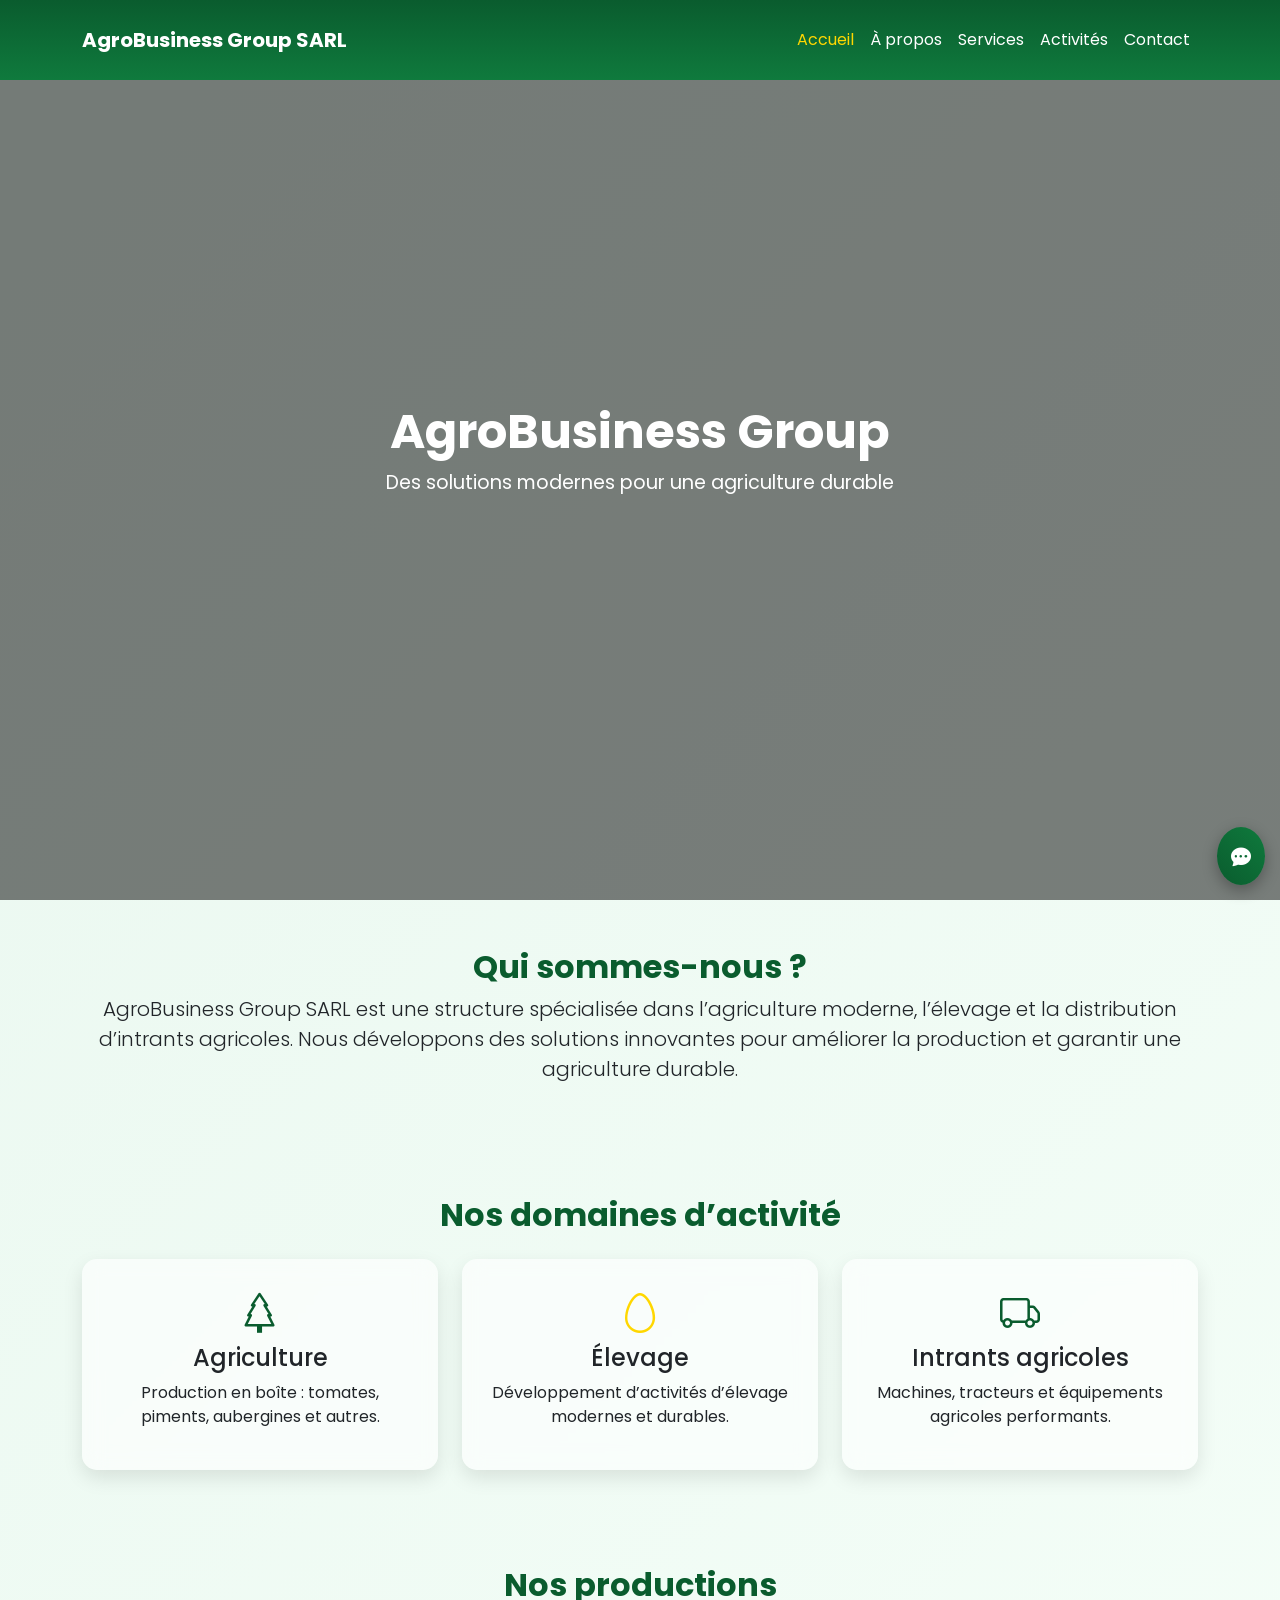
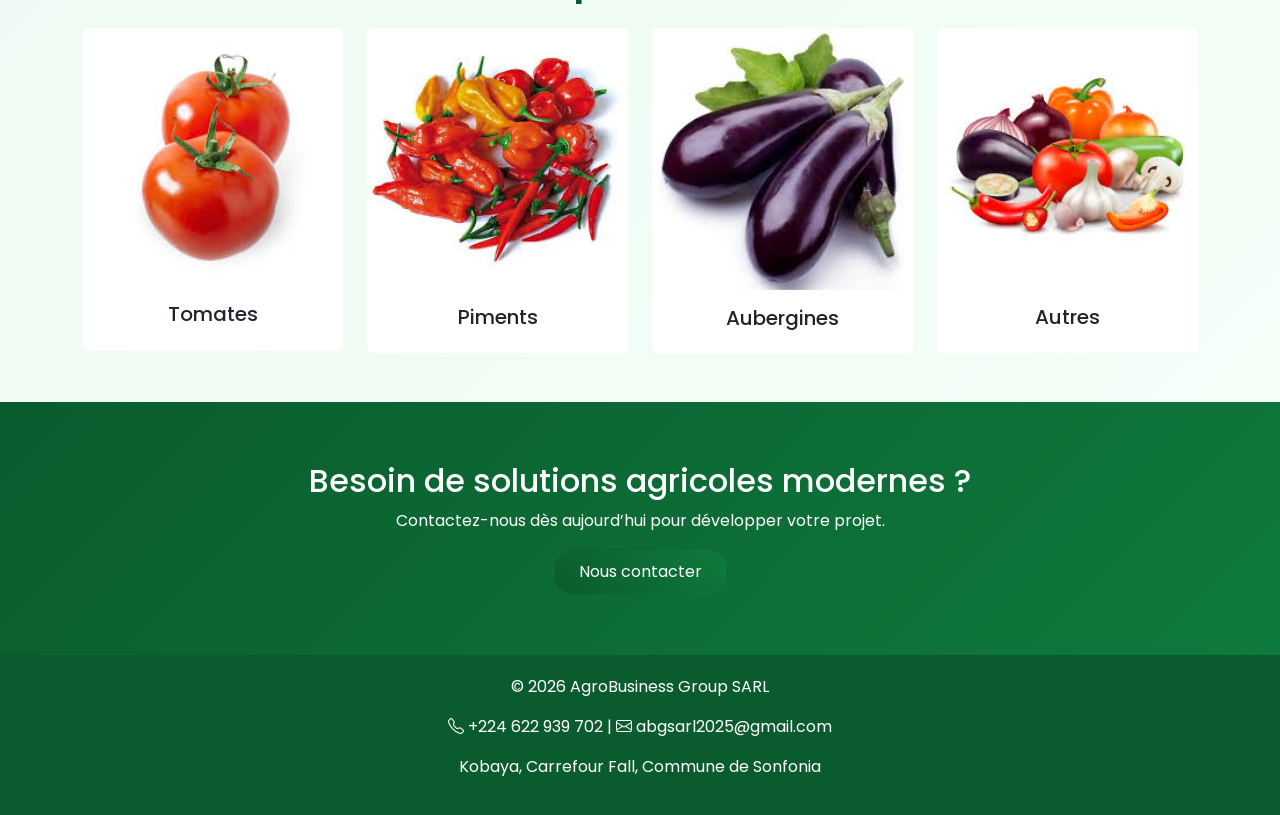
<file: index.html>
<!DOCTYPE html>
<html lang="fr">
<head>
    <meta charset="UTF-8">
    <meta name="viewport" content="width=device-width, initial-scale=1.0">
    <title>AgroBusiness Group SARL</title>

    <!-- Bootstrap -->
    <link href="https://cdn.jsdelivr.net/npm/bootstrap@5.3.3/dist/css/bootstrap.min.css" rel="stylesheet">

    <!-- Bootstrap Icons -->
    <link href="https://cdn.jsdelivr.net/npm/bootstrap-icons@1.11.3/font/bootstrap-icons.css" rel="stylesheet">

    <!-- Font -->
    <link href="https://fonts.googleapis.com/css2?family=Poppins&display=swap" rel="stylesheet">

    <!-- CSS -->
    <link rel="stylesheet" href="css/style.css">
</head>

<body class="bg-light-green">

<!-- navbar -->
<nav class="navbar navbar-expand-lg fixed-top navbar-custom">
    <div class="container">

        <a class="navbar-brand fw-bold text-white" href="index.html" id="navbar-brand">
            AgroBusiness Group SARL
        </a>

        <button class="navbar-toggler" type="button" data-bs-toggle="collapse" data-bs-target="#menu">
            <span class="navbar-toggler-icon"></span>
        </button>

        <div class="collapse navbar-collapse" id="menu">
            <ul class="navbar-nav ms-auto">

                <li class="nav-item">
                    <a class="nav-link active" href="index.html">Accueil</a>
                </li>

                <li class="nav-item">
                    <a class="nav-link" href="about.html">À propos</a>
                </li>

                <li class="nav-item">
                    <a class="nav-link" href="services.html">Services</a>
                </li>

                <li class="nav-item">
                    <a class="nav-link" href="activities.html">Activités</a>
                </li>

                <li class="nav-item">
                    <a class="nav-link" href="contact.html">Contact</a>
                </li>

            </ul>
        </div>

    </div>
</nav>

<!-- main -->
<main>

    <!-- hero -->
    <section class="hero">

        <video autoplay muted loop playsinline>
            <source src="assets/videos/hero.mp4" type="video/mp4">
        </video>

        <div class="hero-overlay"></div>

        <div class="hero-content text-center text-white">
            <h1 id="typing-text"></h1>
            <p>Des solutions modernes pour une agriculture durable</p>
        </div>

    </section>

    <!-- presentation -->
    <section class="container py-5 text-center">

        <h2 class="section-title">Qui sommes-nous ?</h2>

        <p class="lead">
            AgroBusiness Group SARL est une structure spécialisée dans l’agriculture moderne,
            l’élevage et la distribution d’intrants agricoles. Nous développons des solutions
            innovantes pour améliorer la production et garantir une agriculture durable.
        </p>

    </section>

    <!-- domaines -->
    <section class="container py-5">

        <h2 class="text-center section-title mb-4">Nos domaines d’activité</h2>

        <div class="row text-center">

            <div class="col-md-4">
                <div class="custom-card">
                    <i class="bi bi-tree icon-green"></i>
                    <h4>Agriculture</h4>
                    <p>Production en boîte : tomates, piments, aubergines et autres.</p>
                </div>
            </div>

            <div class="col-md-4">
                <div class="custom-card">
                    <i class="bi bi-egg icon-yellow"></i>
                    <h4>Élevage</h4>
                    <p>Développement d’activités d’élevage modernes et durables.</p>
                </div>
            </div>

            <div class="col-md-4">
                <div class="custom-card">
                    <i class="bi bi-truck icon-green"></i>
                    <h4>Intrants agricoles</h4>
                    <p>Machines, tracteurs et équipements agricoles performants.</p>
                </div>
            </div>

        </div>

    </section>

    <!-- produits -->
    <section class="container py-5">

        <h2 class="text-center section-title mb-4">Nos productions</h2>

        <div class="row">

            <div class="col-md-3">
                <div class="card product-card">
                    <img src="assets/images/tomate.jpg" class="card-img-top" alt="">
                    <div class="card-body text-center">
                        <h5>Tomates</h5>
                    </div>
                </div>
            </div>

            <div class="col-md-3">
                <div class="card product-card">
                    <img src="assets/images/piment.jpg" class="card-img-top" alt="">
                    <div class="card-body text-center">
                        <h5>Piments</h5>
                    </div>
                </div>
            </div>

            <div class="col-md-3">
                <div class="card product-card">
                    <img src="assets/images/aubergine.jpg" class="card-img-top" alt="">
                    <div class="card-body text-center">
                        <h5>Aubergines</h5>
                    </div>
                </div>
            </div>

            <div class="col-md-3">
                <div class="card product-card">
                    <img src="assets/images/autres.jpg" class="card-img-top" alt="">
                    <div class="card-body text-center">
                        <h5>Autres</h5>
                    </div>
                </div>
            </div>

        </div>

    </section>

    <!-- call to action -->
    <section class="cta-section text-center">

        <h2>Besoin de solutions agricoles modernes ?</h2>
        <p>Contactez-nous dès aujourd’hui pour développer votre projet.</p>

        <a href="contact.html" class="btn btn-custom">Nous contacter</a>

    </section>

    <!-- assistant IA -->
<div class="chatbot-container">

    <div class="chatbot-icon" onclick="toggleChat()">
        <i class="bi bi-chat-dots-fill"></i>
    </div>

    <div class="chatbox" id="chatbox">

        <div class="chat-header">
            Assistant AgroBusiness
            <span onclick="toggleChat()">✖</span>
        </div>

        <div class="chat-body" id="chat-body">
            <div class="bot-message">
                Bonjour 👋 Comment puis-je vous aider ?
            </div>
        </div>

        <div class="chat-footer">
            <input type="text" id="user-input" placeholder="Votre question...">
            <button onclick="sendMessage()">➤</button>
        </div>

    </div>

</div>

</main>

<!-- footer -->
<footer class="footer-custom text-center">

    <p>© 2026 AgroBusiness Group SARL</p>

    <p>
        <i class="bi bi-telephone"></i> +224 622 939 702 |
        <i class="bi bi-envelope"></i> abgsarl2025@gmail.com
    </p>

    <p>Kobaya, Carrefour Fall, Commune de Sonfonia</p>

</footer>

<!-- Bootstrap JS -->
<script src="https://cdn.jsdelivr.net/npm/bootstrap@5.3.3/dist/js/bootstrap.bundle.min.js"></script>

<script src="js/script.js"></script>

</body>
</html>
</file>
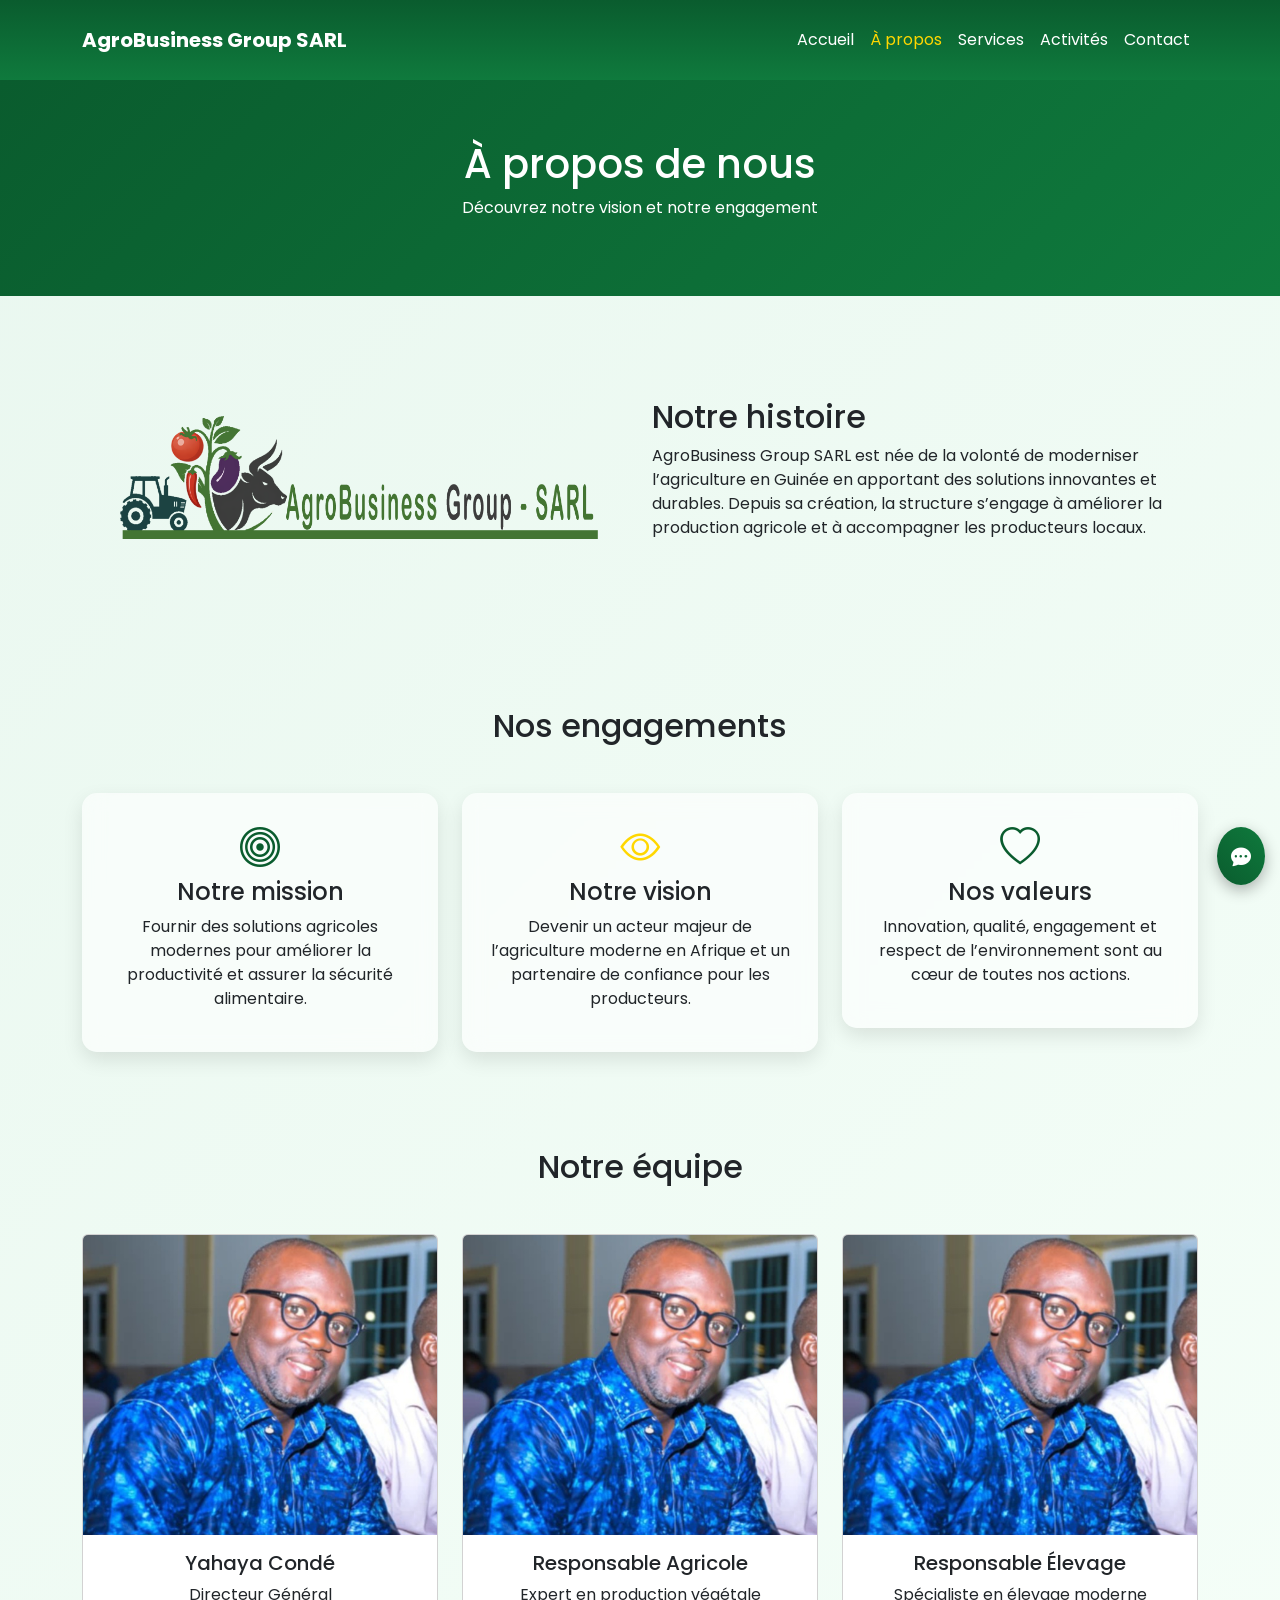
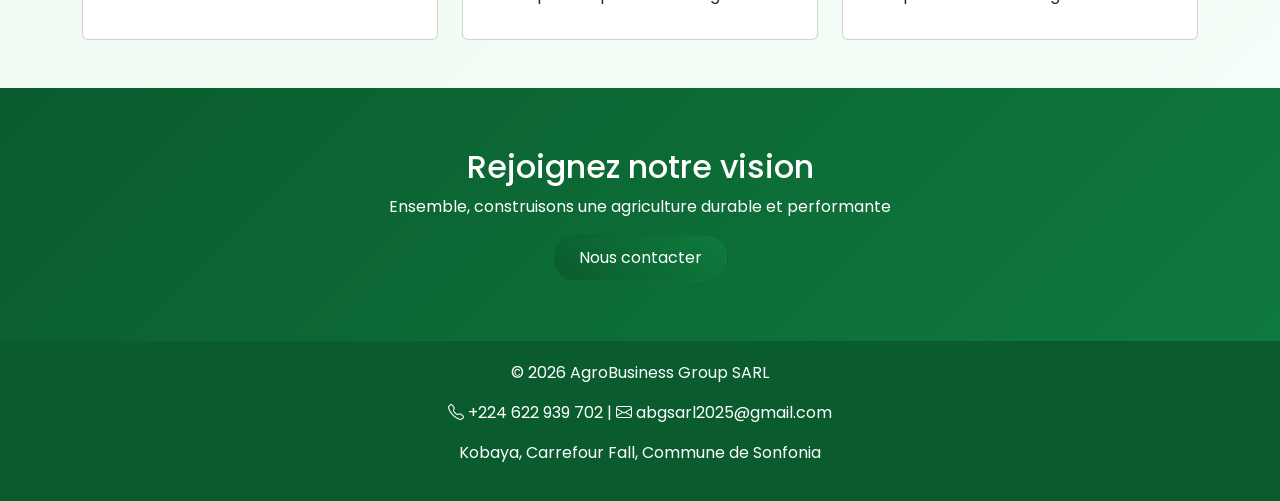
<file: about.html>
<!DOCTYPE html>
<html lang="fr">
<head>
    <meta charset="UTF-8">
    <meta name="viewport" content="width=device-width, initial-scale=1.0">
    <title>À propos - AgroBusiness Group SARL</title>

    <!-- Bootstrap -->
    <link href="https://cdn.jsdelivr.net/npm/bootstrap@5.3.3/dist/css/bootstrap.min.css" rel="stylesheet">

    <!-- Bootstrap Icons -->
    <link href="https://cdn.jsdelivr.net/npm/bootstrap-icons@1.11.3/font/bootstrap-icons.css" rel="stylesheet">

    <!-- Font -->
    <link href="https://fonts.googleapis.com/css2?family=Poppins&display=swap" rel="stylesheet">

    <!-- CSS -->
    <link rel="stylesheet" href="css/style.css">
</head>

<body class="bg-light-green">

<!-- navbar -->
<nav class="navbar navbar-expand-lg fixed-top navbar-custom">
    <div class="container">

        <a class="navbar-brand fw-bold text-white" href="index.html" id="navbar-brand">
            AgroBusiness Group SARL
        </a>

        <button class="navbar-toggler" type="button" data-bs-toggle="collapse" data-bs-target="#menu">
            <span class="navbar-toggler-icon"></span>
        </button>

        <div class="collapse navbar-collapse" id="menu">
            <ul class="navbar-nav ms-auto">

                <li class="nav-item">
                    <a class="nav-link" href="index.html">Accueil</a>
                </li>

                <li class="nav-item">
                    <a class="nav-link active" href="about.html">À propos</a>
                </li>

                <li class="nav-item">
                    <a class="nav-link" href="services.html">Services</a>
                </li>

                <li class="nav-item">
                    <a class="nav-link" href="activities.html">Activités</a>
                </li>

                <li class="nav-item">
                    <a class="nav-link" href="contact.html">Contact</a>
                </li>

            </ul>
        </div>

    </div>
</nav>

<!-- main -->
<main>

    <!-- header -->
    <section class="page-header text-center">

        <h1>À propos de nous</h1>
        <p>Découvrez notre vision et notre engagement</p>

    </section>

    <!-- histoire -->
    <section class="container py-5">

        <div class="row align-items-center">

            <div class="col-md-6">
                <img src="assets/images/about.png" class="img-fluid rounded" alt="">
            </div>

            <div class="col-md-6">
                <h2>Notre histoire</h2>
                <p>
                    AgroBusiness Group SARL est née de la volonté de moderniser l’agriculture
                    en Guinée en apportant des solutions innovantes et durables.
                    Depuis sa création, la structure s’engage à améliorer la production agricole
                    et à accompagner les producteurs locaux.
                </p>
            </div>

        </div>

    </section>

    <!-- mission vision valeurs -->
    <section class="container py-5 text-center">

        <h2 class="mb-5">Nos engagements</h2>

        <div class="row">

            <div class="col-md-4">
                <div class="custom-card">
                    <i class="bi bi-bullseye icon-green"></i>
                    <h4>Notre mission</h4>
                    <p>
                        Fournir des solutions agricoles modernes pour améliorer la productivité
                        et assurer la sécurité alimentaire.
                    </p>
                </div>
            </div>

            <div class="col-md-4">
                <div class="custom-card">
                    <i class="bi bi-eye icon-yellow"></i>
                    <h4>Notre vision</h4>
                    <p>
                        Devenir un acteur majeur de l’agriculture moderne en Afrique
                        et un partenaire de confiance pour les producteurs.
                    </p>
                </div>
            </div>

            <div class="col-md-4">
                <div class="custom-card">
                    <i class="bi bi-heart icon-green"></i>
                    <h4>Nos valeurs</h4>
                    <p>
                        Innovation, qualité, engagement et respect de l’environnement
                        sont au cœur de toutes nos actions.
                    </p>
                </div>
            </div>

        </div>

    </section>

    <!-- equipe -->
    <section class="container py-5">

        <h2 class="text-center mb-5">Notre équipe</h2>

        <div class="row text-center">

            <div class="col-md-4">
                <div class="card team-card">
                    <img src="assets/images/directeur.jpg" class="card-img-top" alt="">
                    <div class="card-body">
                        <h5>Yahaya Condé</h5>
                        <p>Directeur Général</p>
                    </div>
                </div>
            </div>

            <div class="col-md-4">
                <div class="card team-card">
                    <img src="assets/images/equipe1.jpg" class="card-img-top" alt="">
                    <div class="card-body">
                        <h5>Responsable Agricole</h5>
                        <p>Expert en production végétale</p>
                    </div>
                </div>
            </div>

            <div class="col-md-4">
                <div class="card team-card">
                    <img src="assets/images/equipe2.jpg" class="card-img-top" alt="">
                    <div class="card-body">
                        <h5>Responsable Élevage</h5>
                        <p>Spécialiste en élevage moderne</p>
                    </div>
                </div>
            </div>

        </div>

    </section>

    <!-- call to action -->
    <section class="cta-section text-center">

        <h2>Rejoignez notre vision</h2>
        <p>Ensemble, construisons une agriculture durable et performante</p>

        <a href="contact.html" class="btn btn-custom">Nous contacter</a>

    </section>

    <!-- assistant IA -->
<div class="chatbot-container">

    <div class="chatbot-icon" onclick="toggleChat()">
        <i class="bi bi-chat-dots-fill"></i>
    </div>

    <div class="chatbox" id="chatbox">

        <div class="chat-header">
            Assistant AgroBusiness
            <span onclick="toggleChat()">✖</span>
        </div>

        <div class="chat-body" id="chat-body">
            <div class="bot-message">
                Bonjour 👋 Comment puis-je vous aider ?
            </div>
        </div>

        <div class="chat-footer">
            <input type="text" id="user-input" placeholder="Votre question...">
            <button onclick="sendMessage()">➤</button>
        </div>

    </div>

</div>

</main>

<!-- footer -->
<footer class="footer-custom text-center">

    <p>© 2026 AgroBusiness Group SARL</p>

    <p>
        <i class="bi bi-telephone"></i> +224 622 939 702 |
        <i class="bi bi-envelope"></i> abgsarl2025@gmail.com
    </p>

    <p>Kobaya, Carrefour Fall, Commune de Sonfonia</p>

</footer>

<!-- Bootstrap JS -->
<script src="https://cdn.jsdelivr.net/npm/bootstrap@5.3.3/dist/js/bootstrap.bundle.min.js"></script>

<script src="js/script.js"></script>

</body>
</html>
</file>
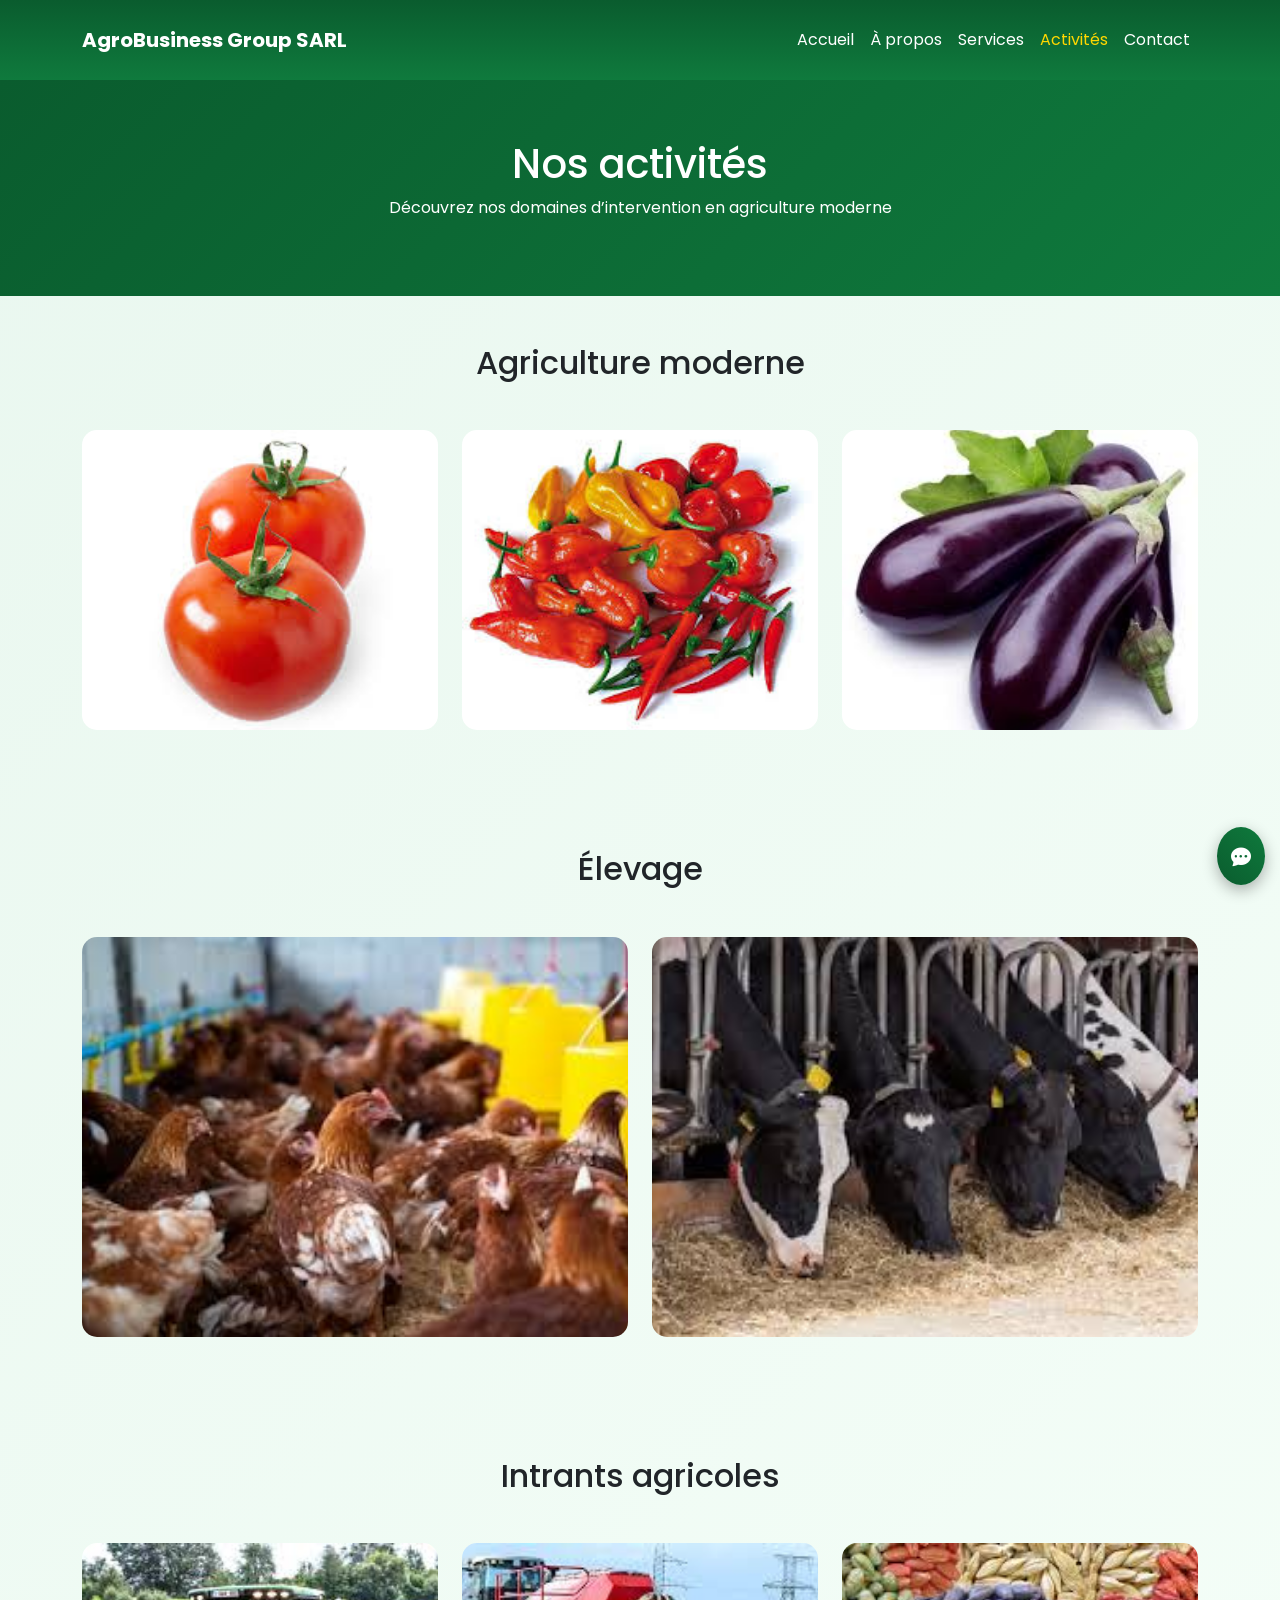
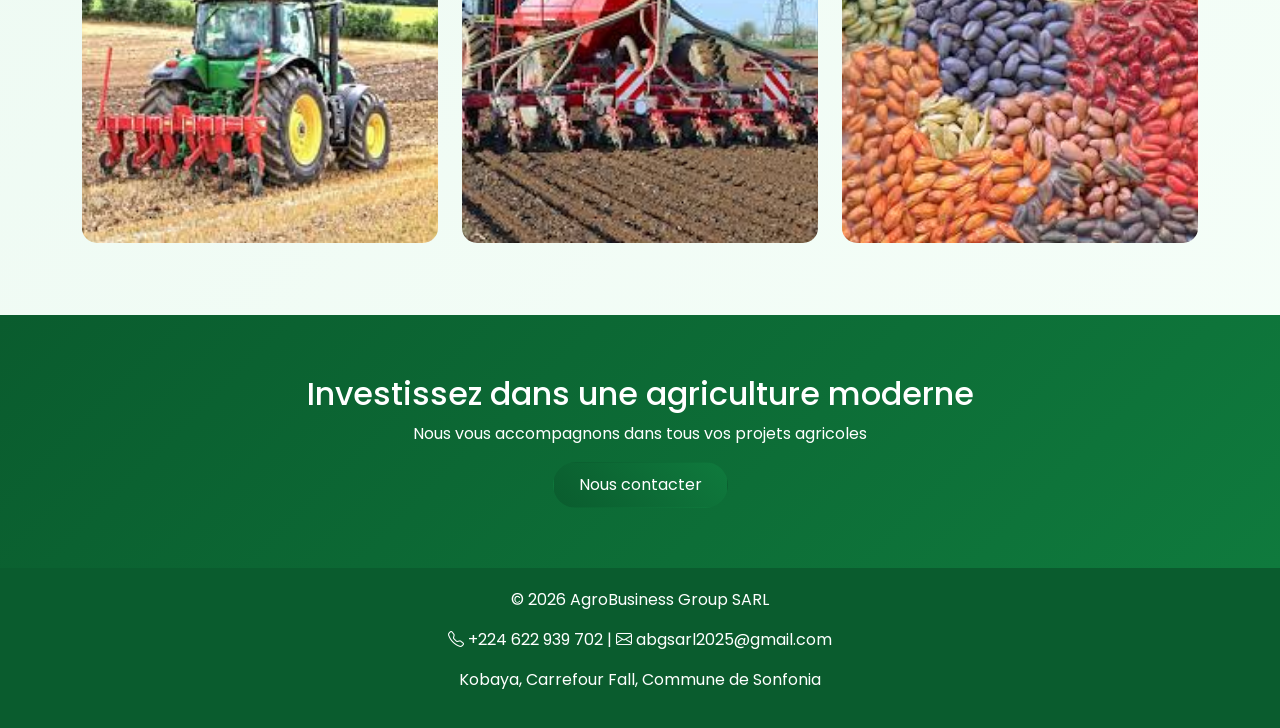
<file: activities.html>
<!DOCTYPE html>
<html lang="fr">
<head>
    <meta charset="UTF-8">
    <meta name="viewport" content="width=device-width, initial-scale=1.0">
    <title>Activités - AgroBusiness Group SARL</title>

    <!-- Bootstrap -->
    <link href="https://cdn.jsdelivr.net/npm/bootstrap@5.3.3/dist/css/bootstrap.min.css" rel="stylesheet">

    <!-- Bootstrap Icons -->
    <link href="https://cdn.jsdelivr.net/npm/bootstrap-icons@1.11.3/font/bootstrap-icons.css" rel="stylesheet">

    <!-- Font -->
    <link href="https://fonts.googleapis.com/css2?family=Poppins&display=swap" rel="stylesheet">

    <!-- CSS -->
    <link rel="stylesheet" href="css/style.css">
</head>

<body class="bg-light-green">

<!-- navbar -->
<nav class="navbar navbar-expand-lg fixed-top navbar-custom">
    <div class="container">

        <a class="navbar-brand fw-bold text-white" href="index.html" id="navbar-brand">
            AgroBusiness Group SARL
        </a>

        <button class="navbar-toggler" type="button" data-bs-toggle="collapse" data-bs-target="#menu">
            <span class="navbar-toggler-icon"></span>
        </button>

        <div class="collapse navbar-collapse" id="menu">
            <ul class="navbar-nav ms-auto">

                <li class="nav-item">
                    <a class="nav-link" href="index.html">Accueil</a>
                </li>

                <li class="nav-item">
                    <a class="nav-link" href="about.html">À propos</a>
                </li>

                <li class="nav-item">
                    <a class="nav-link" href="services.html">Services</a>
                </li>

                <li class="nav-item">
                    <a class="nav-link active" href="activities.html">Activités</a>
                </li>

                <li class="nav-item">
                    <a class="nav-link" href="contact.html">Contact</a>
                </li>

            </ul>
        </div>

    </div>
</nav>

<!-- main -->
<main>

    <!-- header -->
    <section class="page-header text-center">
        <h1>Nos activités</h1>
        <p>Découvrez nos domaines d’intervention en agriculture moderne</p>
    </section>

    <!-- agriculture -->
    <section class="container py-5">

        <h2 class="text-center mb-5">Agriculture moderne</h2>

        <div class="row">

            <div class="col-md-4 mb-4">
                <div class="activity-card">
                    <img src="assets/images/tomate.jpg" alt="">
                    <div class="overlay">
                        <h4>Tomates</h4>
                        <p>Production en boîte avec rendement optimisé</p>
                    </div>
                </div>
            </div>

            <div class="col-md-4 mb-4">
                <div class="activity-card">
                    <img src="assets/images/piment.jpg" alt="">
                    <div class="overlay">
                        <h4>Piments</h4>
                        <p>Culture moderne adaptée au climat local</p>
                    </div>
                </div>
            </div>

            <div class="col-md-4 mb-4">
                <div class="activity-card">
                    <img src="assets/images/aubergine.jpg" alt="">
                    <div class="overlay">
                        <h4>Aubergines</h4>
                        <p>Production durable et rentable</p>
                    </div>
                </div>
            </div>

        </div>

    </section>

    <!-- elevage -->
    <section class="container py-5">

        <h2 class="text-center mb-5">Élevage</h2>

        <div class="row">

            <div class="col-md-6 mb-4">
                <div class="activity-card large">
                    <img src="assets/images/elevage1.jpg" alt="">
                    <div class="overlay">
                        <h4>Élevage moderne</h4>
                        <p>Techniques modernes pour une production efficace</p>
                    </div>
                </div>
            </div>

            <div class="col-md-6 mb-4">
                <div class="activity-card large">
                    <img src="assets/images/elevage2.jpg" alt="">
                    <div class="overlay">
                        <h4>Production animale</h4>
                        <p>Qualité et performance dans l’élevage</p>
                    </div>
                </div>
            </div>

        </div>

    </section>

    <!-- intrants -->
    <section class="container py-5">

        <h2 class="text-center mb-5">Intrants agricoles</h2>

        <div class="row">

            <div class="col-md-4 mb-4">
                <div class="activity-card">
                    <img src="assets/images/tracteur.jpg" alt="">
                    <div class="overlay">
                        <h4>Tracteurs</h4>
                        <p>Machines modernes pour mécaniser l’agriculture</p>
                    </div>
                </div>
            </div>

            <div class="col-md-4 mb-4">
                <div class="activity-card">
                    <img src="assets/images/machine.jpg" alt="">
                    <div class="overlay">
                        <h4>Équipements</h4>
                        <p>Outils performants pour tous types de cultures</p>
                    </div>
                </div>
            </div>

            <div class="col-md-4 mb-4">
                <div class="activity-card">
                    <img src="assets/images/semence.jpg" alt="">
                    <div class="overlay">
                        <h4>Semences & intrants</h4>
                        <p>Produits de qualité pour améliorer les rendements</p>
                    </div>
                </div>
            </div>

        </div>

    </section>

    <!-- call to action -->
    <section class="cta-section text-center">

        <h2>Investissez dans une agriculture moderne</h2>
        <p>Nous vous accompagnons dans tous vos projets agricoles</p>

        <a href="contact.html" class="btn btn-custom">Nous contacter</a>

    </section>

    <!-- assistant IA -->
<div class="chatbot-container">

    <div class="chatbot-icon" onclick="toggleChat()">
        <i class="bi bi-chat-dots-fill"></i>
    </div>

    <div class="chatbox" id="chatbox">

        <div class="chat-header">
            Assistant AgroBusiness
            <span onclick="toggleChat()">✖</span>
        </div>

        <div class="chat-body" id="chat-body">
            <div class="bot-message">
                Bonjour 👋 Comment puis-je vous aider ?
            </div>
        </div>

        <div class="chat-footer">
            <input type="text" id="user-input" placeholder="Votre question...">
            <button onclick="sendMessage()">➤</button>
        </div>

    </div>

</div>

</main>

<!-- footer -->
<footer class="footer-custom text-center">

    <p>© 2026 AgroBusiness Group SARL</p>

    <p>
        <i class="bi bi-telephone"></i> +224 622 939 702 |
        <i class="bi bi-envelope"></i> abgsarl2025@gmail.com
    </p>

    <p>Kobaya, Carrefour Fall, Commune de Sonfonia</p>

</footer>

<!-- Bootstrap JS -->
<script src="https://cdn.jsdelivr.net/npm/bootstrap@5.3.3/dist/js/bootstrap.bundle.min.js"></script>

<script src="js/script.js"></script>

</body>
</html>
</file>
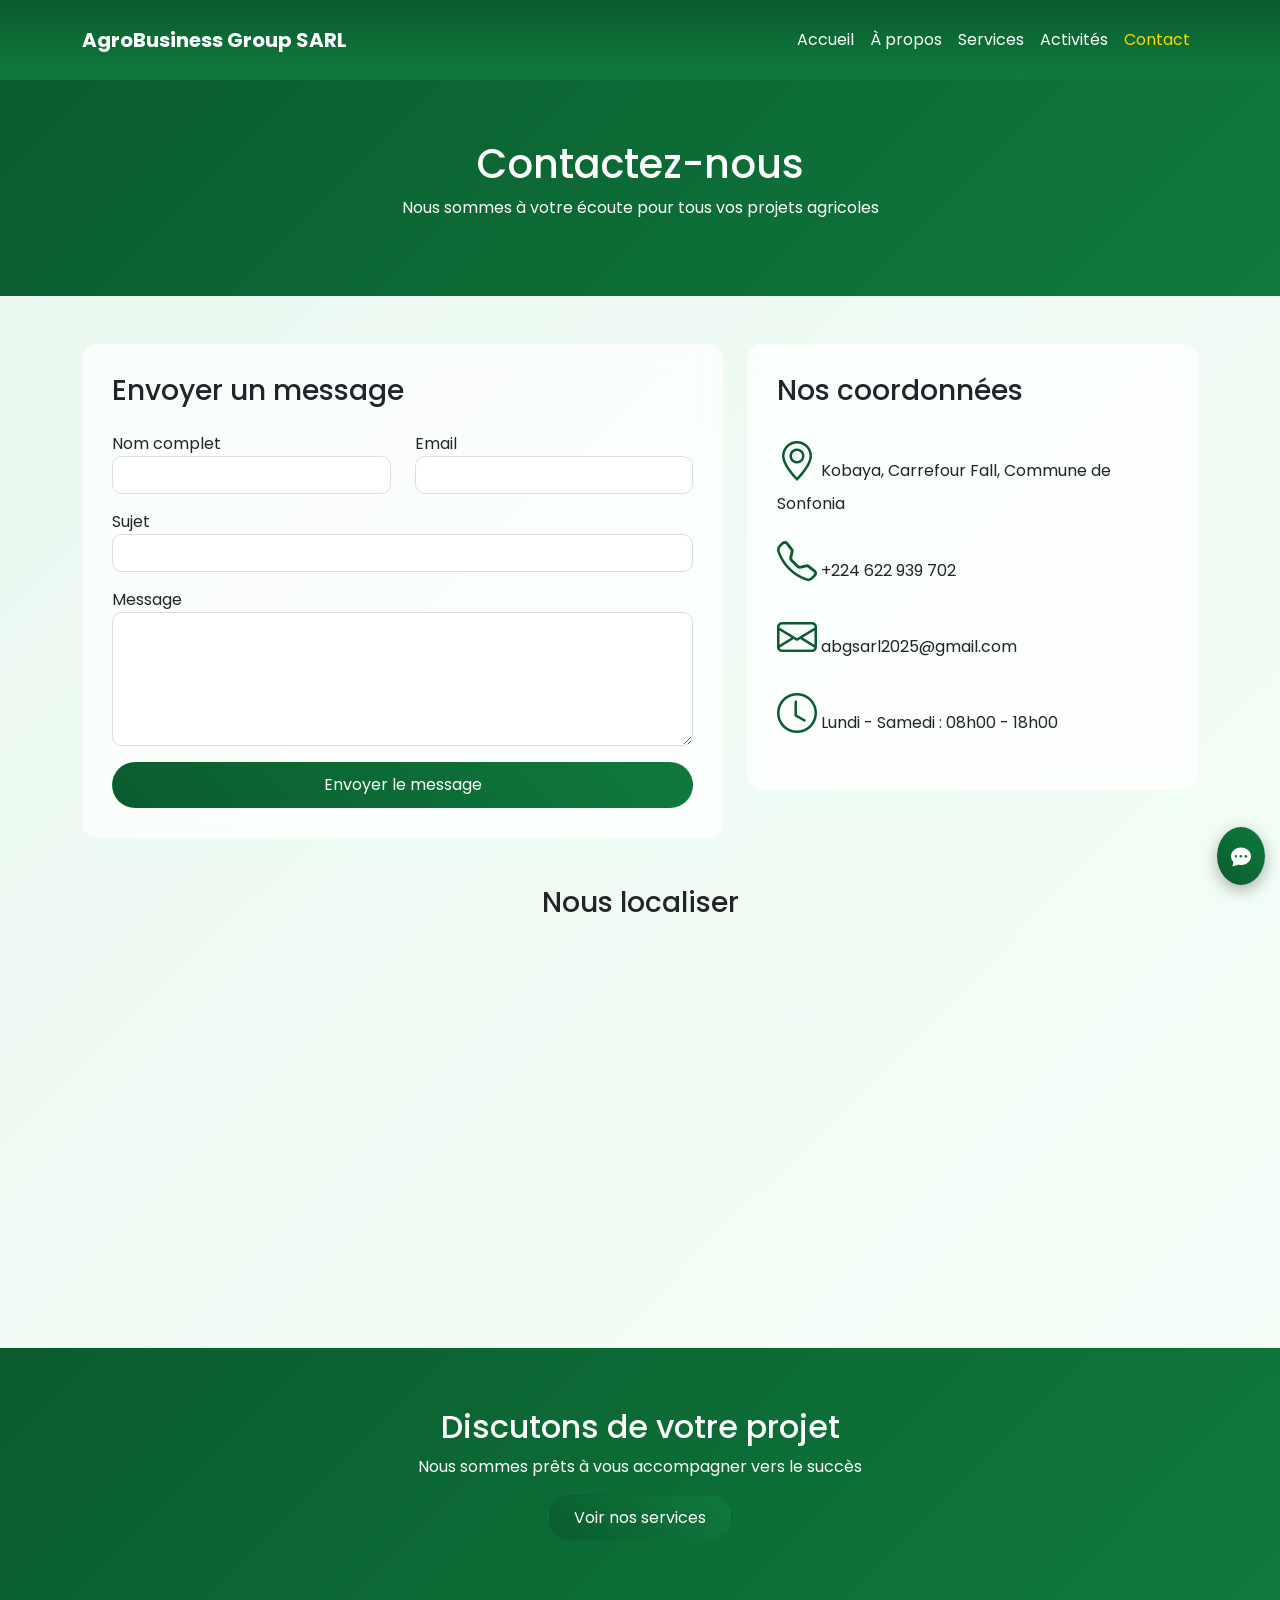
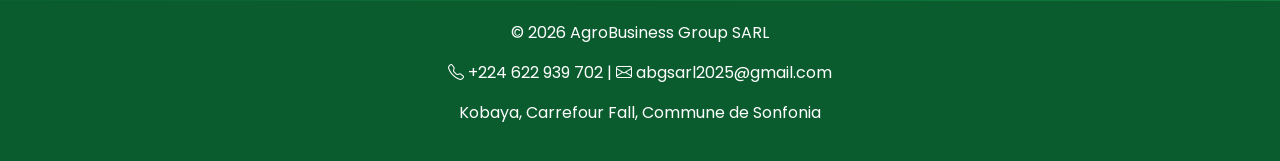
<file: contact.html>
<!DOCTYPE html>
<html lang="fr">
<head>
    <meta charset="UTF-8">
    <meta name="viewport" content="width=device-width, initial-scale=1.0">
    <title>Contact - AgroBusiness Group SARL</title>

    <!-- Bootstrap -->
    <link href="https://cdn.jsdelivr.net/npm/bootstrap@5.3.3/dist/css/bootstrap.min.css" rel="stylesheet">

    <!-- Bootstrap Icons -->
    <link href="https://cdn.jsdelivr.net/npm/bootstrap-icons@1.11.3/font/bootstrap-icons.css" rel="stylesheet">

    <!-- Font -->
    <link href="https://fonts.googleapis.com/css2?family=Poppins&display=swap" rel="stylesheet">

    <!-- CSS -->
    <link rel="stylesheet" href="css/style.css">
</head>

<body class="bg-light-green">

<!-- navbar -->
<nav class="navbar navbar-expand-lg fixed-top navbar-custom">
    <div class="container">

        <a class="navbar-brand fw-bold text-white" href="index.html" id="navbar-brand">
            AgroBusiness Group SARL
        </a>

        <button class="navbar-toggler" type="button" data-bs-toggle="collapse" data-bs-target="#menu">
            <span class="navbar-toggler-icon"></span>
        </button>

        <div class="collapse navbar-collapse" id="menu">
            <ul class="navbar-nav ms-auto">

                <li class="nav-item">
                    <a class="nav-link" href="index.html">Accueil</a>
                </li>

                <li class="nav-item">
                    <a class="nav-link" href="about.html">À propos</a>
                </li>

                <li class="nav-item">
                    <a class="nav-link" href="services.html">Services</a>
                </li>

                <li class="nav-item">
                    <a class="nav-link" href="activities.html">Activités</a>
                </li>

                <li class="nav-item">
                    <a class="nav-link active" href="contact.html">Contact</a>
                </li>

            </ul>
        </div>

    </div>
</nav>

<!-- main -->
<main>

    <!-- header -->
    <section class="page-header text-center">
        <h1>Contactez-nous</h1>
        <p>Nous sommes à votre écoute pour tous vos projets agricoles</p>
    </section>

    <!-- contact section -->
    <section class="container py-5">

        <div class="row g-4">

            <!-- formulaire -->
            <div class="col-lg-7">
                <div class="contact-form">

                    <h3 class="mb-4">Envoyer un message</h3>

                    <form>

                        <div class="row">
                            <div class="col-md-6 mb-3">
                                <label>Nom complet</label>
                                <input type="text" class="form-control" required>
                            </div>

                            <div class="col-md-6 mb-3">
                                <label>Email</label>
                                <input type="email" class="form-control" required>
                            </div>
                        </div>

                        <div class="mb-3">
                            <label>Sujet</label>
                            <input type="text" class="form-control" required>
                        </div>

                        <div class="mb-3">
                            <label>Message</label>
                            <textarea class="form-control" rows="5" required></textarea>
                        </div>

                        <button type="submit" class="btn btn-custom w-100">
                            Envoyer le message
                        </button>

                    </form>

                </div>
            </div>

            <!-- infos -->
            <div class="col-lg-5">

                <div class="contact-info">

                    <h3 class="mb-4">Nos coordonnées</h3>

                    <p>
                        <i class="bi bi-geo-alt icon-green"></i>
                        Kobaya, Carrefour Fall, Commune de Sonfonia
                    </p>

                    <p>
                        <i class="bi bi-telephone icon-green"></i>
                        +224 622 939 702
                    </p>

                    <p>
                        <i class="bi bi-envelope icon-green"></i>
                        abgsarl2025@gmail.com
                    </p>

                    <p>
                        <i class="bi bi-clock icon-green"></i>
                        Lundi - Samedi : 08h00 - 18h00
                    </p>

                </div>

            </div>

        </div>

    </section>

    <!-- carte -->
    <section class="container pb-5">

        <h3 class="text-center mb-4">Nous localiser</h3>

        <div class="map-container">

            <iframe 
                src="https://www.google.com/maps?q=Kobaya,Conakry&output=embed"
                width="100%" 
                height="350" 
                style="border:0;" 
                allowfullscreen="" 
                loading="lazy">
            </iframe>

        </div>

    </section>

    <!-- call to action -->
    <section class="cta-section text-center">

        <h2>Discutons de votre projet</h2>
        <p>Nous sommes prêts à vous accompagner vers le succès</p>

        <a href="services.html" class="btn btn-custom">Voir nos services</a>

    </section>

    <!-- assistant IA -->
<div class="chatbot-container">

    <div class="chatbot-icon" onclick="toggleChat()">
        <i class="bi bi-chat-dots-fill"></i>
    </div>

    <div class="chatbox" id="chatbox">

        <div class="chat-header">
            Assistant AgroBusiness
            <span onclick="toggleChat()">✖</span>
        </div>

        <div class="chat-body" id="chat-body">
            <div class="bot-message">
                Bonjour 👋 Comment puis-je vous aider ?
            </div>
        </div>

        <div class="chat-footer">
            <input type="text" id="user-input" placeholder="Votre question...">
            <button onclick="sendMessage()">➤</button>
        </div>

    </div>

</div>

</main>

<!-- footer -->
<footer class="footer-custom text-center">

    <p>© 2026 AgroBusiness Group SARL</p>

    <p>
        <i class="bi bi-telephone"></i> +224 622 939 702 |
        <i class="bi bi-envelope"></i> abgsarl2025@gmail.com
    </p>

    <p>Kobaya, Carrefour Fall, Commune de Sonfonia</p>

</footer>

<!-- Bootstrap JS -->
<script src="https://cdn.jsdelivr.net/npm/bootstrap@5.3.3/dist/js/bootstrap.bundle.min.js"></script>

<script src="js/script.js"></script>

</body>
</html>
</file>
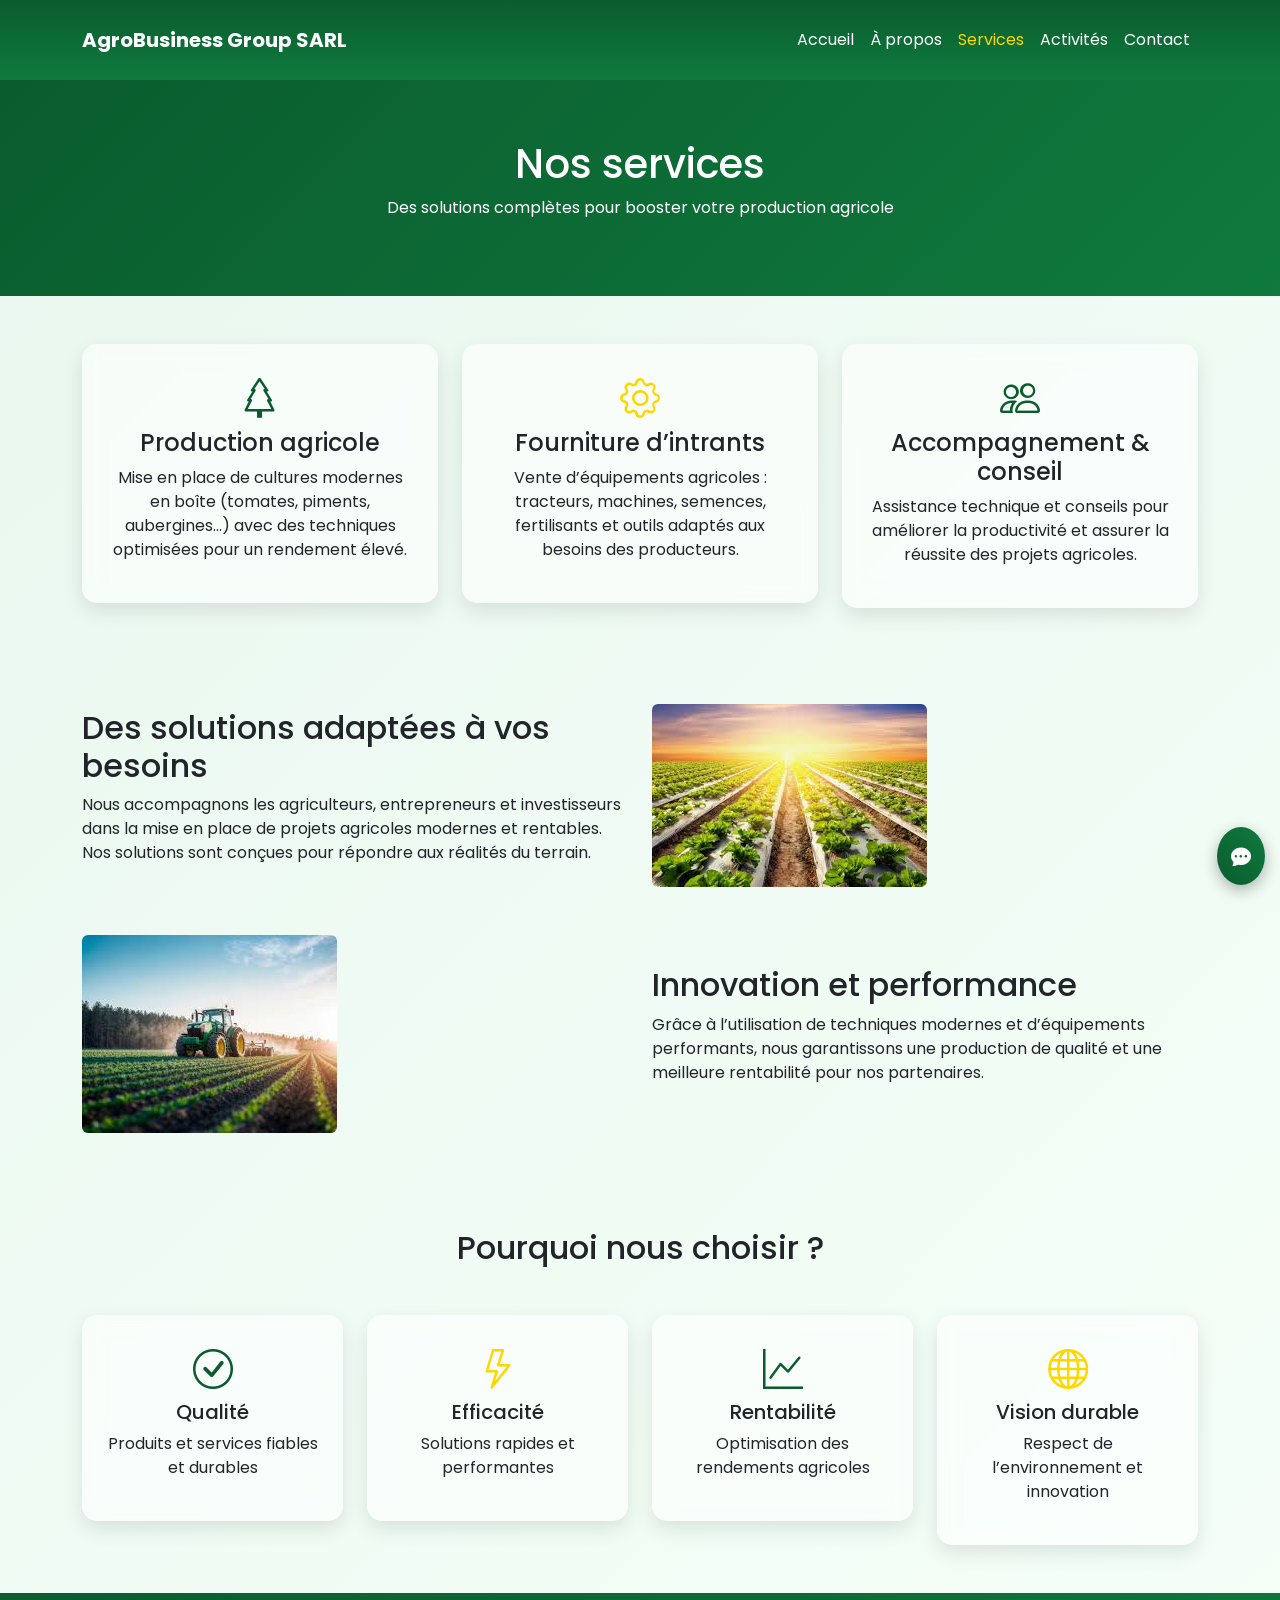
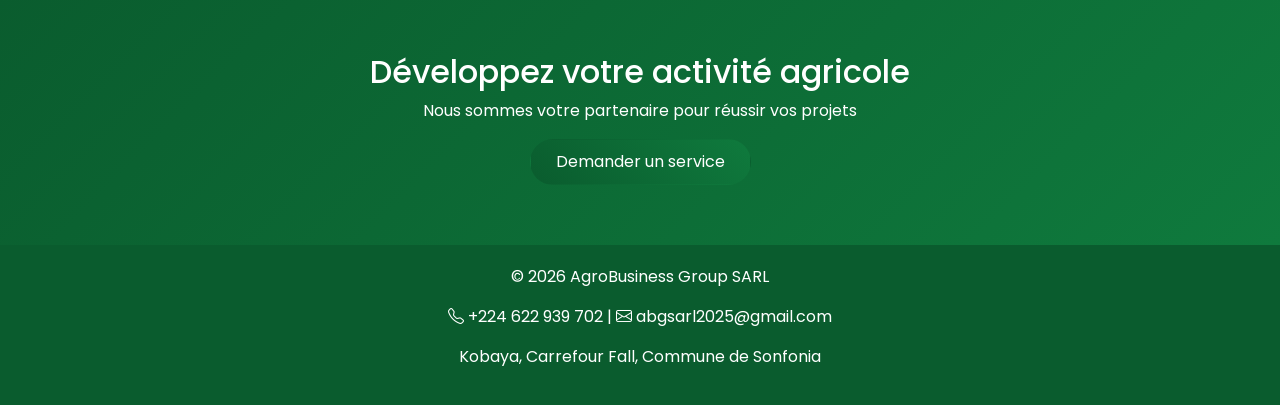
<file: services.html>
<!DOCTYPE html>
<html lang="fr">
<head>
    <meta charset="UTF-8">
    <meta name="viewport" content="width=device-width, initial-scale=1.0">
    <title>Services - AgroBusiness Group SARL</title>

    <!-- Bootstrap -->
    <link href="https://cdn.jsdelivr.net/npm/bootstrap@5.3.3/dist/css/bootstrap.min.css" rel="stylesheet">

    <!-- Bootstrap Icons -->
    <link href="https://cdn.jsdelivr.net/npm/bootstrap-icons@1.11.3/font/bootstrap-icons.css" rel="stylesheet">

    <!-- Font -->
    <link href="https://fonts.googleapis.com/css2?family=Poppins&display=swap" rel="stylesheet">

    <!-- CSS -->
    <link rel="stylesheet" href="css/style.css">
</head>

<body class="bg-light-green">

<!-- navbar -->
<nav class="navbar navbar-expand-lg fixed-top navbar-custom">
    <div class="container">

        <a class="navbar-brand fw-bold text-white" href="index.html" id="navbar-brand">
            AgroBusiness Group SARL
        </a>

        <button class="navbar-toggler" type="button" data-bs-toggle="collapse" data-bs-target="#menu">
            <span class="navbar-toggler-icon"></span>
        </button>

        <div class="collapse navbar-collapse" id="menu">
            <ul class="navbar-nav ms-auto">

                <li class="nav-item">
                    <a class="nav-link" href="index.html">Accueil</a>
                </li>

                <li class="nav-item">
                    <a class="nav-link" href="about.html">À propos</a>
                </li>

                <li class="nav-item">
                    <a class="nav-link active" href="services.html">Services</a>
                </li>

                <li class="nav-item">
                    <a class="nav-link" href="activities.html">Activités</a>
                </li>

                <li class="nav-item">
                    <a class="nav-link" href="contact.html">Contact</a>
                </li>

            </ul>
        </div>

    </div>
</nav>

<!-- main -->
<main>

    <!-- header -->
    <section class="page-header text-center">
        <h1>Nos services</h1>
        <p>Des solutions complètes pour booster votre production agricole</p>
    </section>

    <!-- services principaux -->
    <section class="container py-5">

        <div class="row text-center">

            <div class="col-md-4">
                <div class="custom-card">
                    <i class="bi bi-tree icon-green"></i>
                    <h4>Production agricole</h4>
                    <p>
                        Mise en place de cultures modernes en boîte (tomates, piments,
                        aubergines…) avec des techniques optimisées pour un rendement élevé.
                    </p>
                </div>
            </div>

            <div class="col-md-4">
                <div class="custom-card">
                    <i class="bi bi-gear icon-yellow"></i>
                    <h4>Fourniture d’intrants</h4>
                    <p>
                        Vente d’équipements agricoles : tracteurs, machines, semences,
                        fertilisants et outils adaptés aux besoins des producteurs.
                    </p>
                </div>
            </div>

            <div class="col-md-4">
                <div class="custom-card">
                    <i class="bi bi-people icon-green"></i>
                    <h4>Accompagnement & conseil</h4>
                    <p>
                        Assistance technique et conseils pour améliorer la productivité
                        et assurer la réussite des projets agricoles.
                    </p>
                </div>
            </div>

        </div>

    </section>

    <!-- details services -->
    <section class="container py-5">

        <div class="row align-items-center mb-5">

            <div class="col-md-6">
                <h2>Des solutions adaptées à vos besoins</h2>
                <p>
                    Nous accompagnons les agriculteurs, entrepreneurs et investisseurs
                    dans la mise en place de projets agricoles modernes et rentables.
                    Nos solutions sont conçues pour répondre aux réalités du terrain.
                </p>
            </div>

            <div class="col-md-6">
                <img src="assets/images/service1.jpg" class="img-fluid rounded" alt="">
            </div>

        </div>

        <div class="row align-items-center">

            <div class="col-md-6">
                <img src="assets/images/service2.jpg" class="img-fluid rounded" alt="">
            </div>

            <div class="col-md-6">
                <h2>Innovation et performance</h2>
                <p>
                    Grâce à l’utilisation de techniques modernes et d’équipements performants,
                    nous garantissons une production de qualité et une meilleure rentabilité
                    pour nos partenaires.
                </p>
            </div>

        </div>

    </section>

    <!-- avantages -->
    <section class="container py-5 text-center">

        <h2 class="mb-5">Pourquoi nous choisir ?</h2>

        <div class="row">

            <div class="col-md-3">
                <div class="custom-card">
                    <i class="bi bi-check-circle icon-green"></i>
                    <h5>Qualité</h5>
                    <p>Produits et services fiables et durables</p>
                </div>
            </div>

            <div class="col-md-3">
                <div class="custom-card">
                    <i class="bi bi-lightning icon-yellow"></i>
                    <h5>Efficacité</h5>
                    <p>Solutions rapides et performantes</p>
                </div>
            </div>

            <div class="col-md-3">
                <div class="custom-card">
                    <i class="bi bi-graph-up icon-green"></i>
                    <h5>Rentabilité</h5>
                    <p>Optimisation des rendements agricoles</p>
                </div>
            </div>

            <div class="col-md-3">
                <div class="custom-card">
                    <i class="bi bi-globe icon-yellow"></i>
                    <h5>Vision durable</h5>
                    <p>Respect de l’environnement et innovation</p>
                </div>
            </div>

        </div>

    </section>

    <!-- call to action -->
    <section class="cta-section text-center">

        <h2>Développez votre activité agricole</h2>
        <p>Nous sommes votre partenaire pour réussir vos projets</p>

        <a href="contact.html" class="btn btn-custom">Demander un service</a>

    </section>

    <!-- assistant IA -->
<div class="chatbot-container">

    <div class="chatbot-icon" onclick="toggleChat()">
        <i class="bi bi-chat-dots-fill"></i>
    </div>

    <div class="chatbox" id="chatbox">

        <div class="chat-header">
            Assistant AgroBusiness
            <span onclick="toggleChat()">✖</span>
        </div>

        <div class="chat-body" id="chat-body">
            <div class="bot-message">
                Bonjour 👋 Comment puis-je vous aider ?
            </div>
        </div>

        <div class="chat-footer">
            <input type="text" id="user-input" placeholder="Votre question...">
            <button onclick="sendMessage()">➤</button>
        </div>

    </div>

</div>

</main>

<!-- footer -->
<footer class="footer-custom text-center">

    <p>© 2026 AgroBusiness Group SARL</p>

    <p>
        <i class="bi bi-telephone"></i> +224 622 939 702 |
        <i class="bi bi-envelope"></i> abgsarl2025@gmail.com
    </p>

    <p>Kobaya, Carrefour Fall, Commune de Sonfonia</p>

</footer>

<!-- Bootstrap JS -->
<script src="https://cdn.jsdelivr.net/npm/bootstrap@5.3.3/dist/js/bootstrap.bundle.min.js"></script>

<script src="js/script.js"></script>

</body>
</html>
</file>
<file: css/style.css>
/* reset simple */
* {
    margin: 0;
    padding: 0;
    box-sizing: border-box;
}

body {
    font-family: 'Poppins', sans-serif;
}

/* fond global */
.bg-light-green {
    background: linear-gradient(135deg, #e9f7ef, #f6fff9);
}

/* navbar */
.navbar-custom {
    background: linear-gradient(180deg, #0a5c2e, #0f7a3d);
    backdrop-filter: blur(10px);
    transition: 0.3s;
    padding: 20px;
}

.navbar-custom .nav-link {
    color: #fff;
    transition: 0.3s;
}

.navbar-custom .nav-link:hover {
    color: #ffd700;
}

.navbar-custom .nav-link.active {
    color: #ffd700;
}

/* hero */
.hero {
    position: relative;
    height: 100vh;
    overflow: hidden;
}

.hero video {
    position: absolute;
    width: 100%;
    height: 100%;
    object-fit: cover;
}

.hero-overlay {
    position: absolute;
    width: 100%;
    height: 100%;
    background: rgba(0, 0, 0, 0.5);
}

.hero-content {
    position: relative;
    top: 50%;
    transform: translateY(-50%);
    z-index: 2;
}

.hero h1 {
    font-size: 3rem;
    font-weight: bold;
}

.hero p {
    font-size: 1.2rem;
}

/* titres */
.section-title {
    color: #0a5c2e;
    font-weight: bold;
}

/* cartes glass */
.custom-card {
    background: rgba(255, 255, 255, 0.6);
    backdrop-filter: blur(10px);
    padding: 25px;
    border-radius: 15px;
    transition: 0.4s;
    box-shadow: 0 8px 20px rgba(0,0,0,0.1);
}

.custom-card:hover {
    transform: translateY(-10px);
    box-shadow: 0 15px 30px rgba(0,0,0,0.2);
}

/* icônes */
.icon-green {
    font-size: 40px;
    color: #0a5c2e;
}

.icon-yellow {
    font-size: 40px;
    color: #ffd700;
}

/* produits */
.product-card {
    overflow: hidden;
    border: none;
    transition: 0.4s;
}

.product-card img {
    transition: 0.4s;
}

.product-card:hover img {
    transform: scale(1.1);
}

/* activités */
.activity-card {
    position: relative;
    overflow: hidden;
    border-radius: 15px;
}

.activity-card img {
    width: 100%;
    height: 300px;
    object-fit: cover;
    transition: 0.5s;
}

.activity-card.large img {
    height: 400px;
}

.activity-card:hover img {
    transform: scale(1.2);
}

.activity-card .overlay {
    position: absolute;
    bottom: 0;
    width: 100%;
    padding: 20px;
    background: linear-gradient(transparent, rgba(0,0,0,0.8));
    color: #fff;
    opacity: 0;
    transition: 0.4s;
}

.activity-card:hover .overlay {
    opacity: 1;
}

/* team */
.team-card img {
    height: 300px;
    object-fit: cover;
}

/* formulaire */
.contact-form {
    background: rgba(255,255,255,0.7);
    padding: 30px;
    border-radius: 15px;
    backdrop-filter: blur(10px);
}

.contact-info {
    background: rgba(255,255,255,0.7);
    padding: 30px;
    border-radius: 15px;
    backdrop-filter: blur(10px);
}

/* inputs */
.form-control {
    border-radius: 10px;
    border: 1px solid #ddd;
}

.form-control:focus {
    border-color: #0a5c2e;
    box-shadow: 0 0 10px rgba(10,92,46,0.2);
}

/* boutons */
.btn-custom {
    background: linear-gradient(45deg, #0a5c2e, #0f7a3d);
    color: #fff;
    border-radius: 30px;
    padding: 10px 25px;
    transition: 0.3s;
}

.btn-custom:hover {
    background: linear-gradient(45deg, #ffd700, #ffcc00);
    color: #000;
}

/* section CTA */
.cta-section {
    background: linear-gradient(135deg, #0a5c2e, #0f7a3d);
    color: #fff;
    padding: 60px 20px;
}

/* footer */
.footer-custom {
    background: #0a5c2e;
    color: #fff;
    padding: 20px;
}

/* page header */
.page-header {
    margin-top: 80px;
    padding: 60px 20px;
    background: linear-gradient(135deg, #0a5c2e, #0f7a3d);
    color: white;
}

/* map */
.map-container iframe {
    border-radius: 15px;
}

/* animations */
.custom-card,
.product-card,
.activity-card,
.team-card {
    opacity: 0;
    transform: translateY(30px);
    animation: fadeUp 1s forwards;
}

@keyframes fadeUp {
    to {
        opacity: 1;
        transform: translateY(0);
    }
}

/* mobile */
@media (max-width: 768px) {
    #navbar-brand {
        font-size: 1rem;
    }
}



/* conteneur */
.chatbot-container {
    position: fixed;
    bottom: 15px;
    right: 15px;
    z-index: 999;
}

/* bouton */
.chatbot-icon {
    background: linear-gradient(45deg, #0a5c2e, #0f7a3d);
    color: white;
    font-size: 20px;
    padding: 14px;
    border-radius: 50%;
    cursor: pointer;
    box-shadow: 0 5px 15px rgba(0,0,0,0.3);
}

/* chatbox */
.chatbox {
    position: absolute;
    bottom: 60px;
    right: 0;
    width: 320px;
    height: 420px;
    background: white;
    border-radius: 15px;
    display: none;
    flex-direction: column;
    overflow: hidden;
    box-shadow: 0 10px 25px rgba(0,0,0,0.2);
}

/* header */
.chat-header {
    background: #0a5c2e;
    color: white;
    padding: 12px;
    display: flex;
    justify-content: space-between;
    font-size: 14px;
}

/* body */
.chat-body {
    flex: 1;
    padding: 10px;
    overflow-y: auto;
    font-size: 14px;
}

/* messages */
.bot-message {
    background: #e9f7ef;
    padding: 8px;
    border-radius: 10px;
    margin-bottom: 5px;
    max-width: 80%;
}

.user-message {
    background: #d1e7dd;
    padding: 8px;
    border-radius: 10px;
    margin-bottom: 5px;
    text-align: right;
    margin-left: auto;
    max-width: 80%;
}

/* footer */
.chat-footer {
    display: flex;
    border-top: 1px solid #ddd;
}

.chat-footer input {
    flex: 1;
    border: none;
    padding: 10px;
    font-size: 14px;
}

.chat-footer button {
    background: #0a5c2e;
    color: white;
    border: none;
    padding: 10px 15px;
}

/* 📱 MOBILE */
@media (max-width: 768px) {

    .chatbox {
        width: 90vw;
        height: 70vh;
        right: 5%;
        bottom: 70px;
        border-radius: 12px;
    }

    .chatbot-icon {
        padding: 12px;
        font-size: 18px;
    }

}

/* 📱 PETITS TELEPHONES */
@media (max-width: 480px) {

    .chatbox {
        width: 95vw;
        height: 75vh;
        right: 2.5%;
    }

    .chat-header {
        font-size: 13px;
    }

    .chat-body {
        font-size: 13px;
    }

}
</file>
